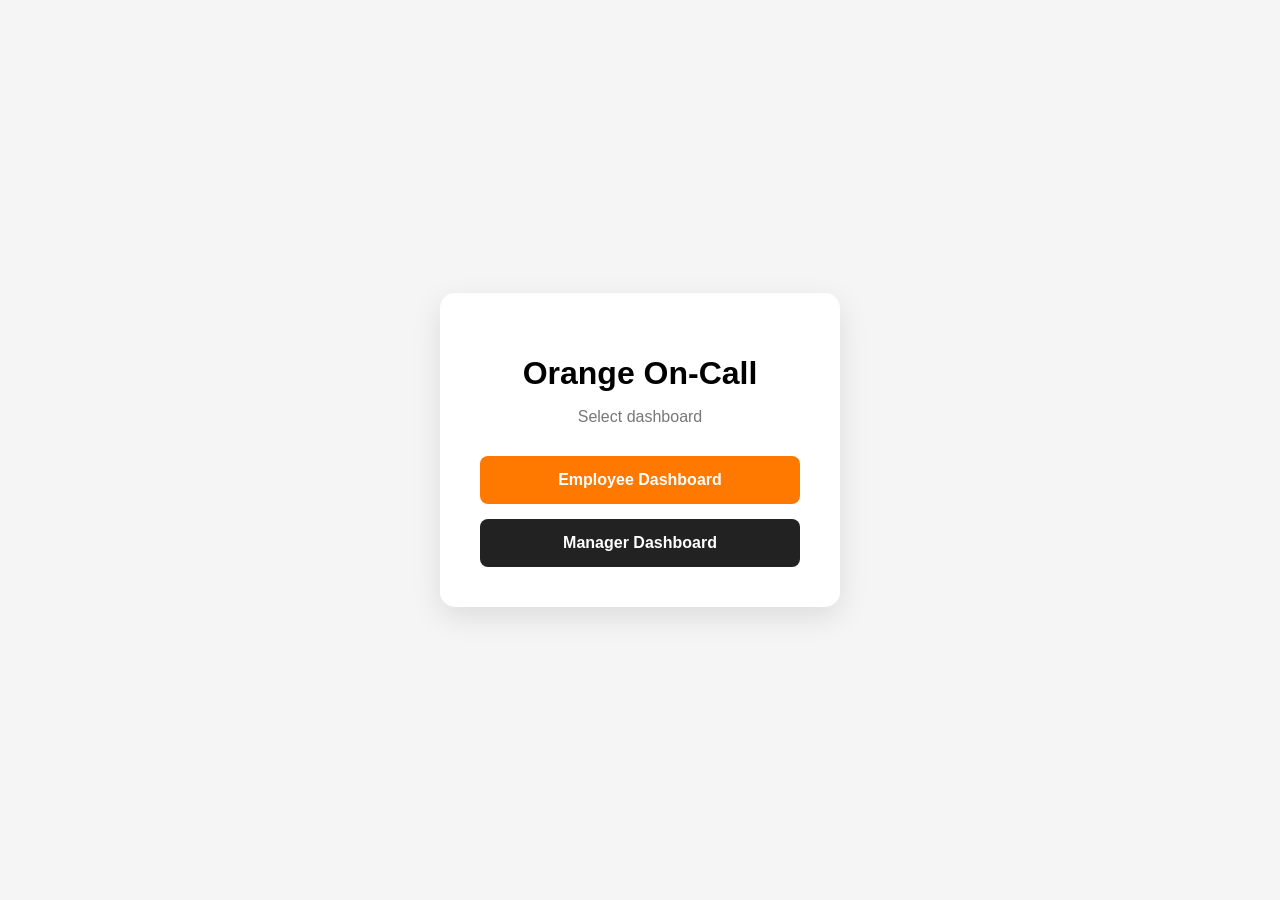
<file: wwwroot/index.html>
﻿<!DOCTYPE html>

<html lang="en">

<head>

    <meta charset="UTF-8">

    <meta name="viewport"
          content="width=device-width, initial-scale=1.0">

    <title>
        Orange On-Call
    </title>


    <style>

        * {
            box-sizing: border-box;
        }

        body {
            margin: 0;
            height: 100vh;
            display: flex;
            justify-content: center;
            align-items: center;
            background: #f5f5f5;
            font-family: Arial, sans-serif;
        }

        .login-box {
            width: 400px;
            background: white;
            padding: 40px;
            border-radius: 15px;
            box-shadow: 0 10px 30px rgba(0,0,0,.1);
            text-align: center;
        }

        h1 {
            margin-bottom: 10px;
        }

        p {
            color: #777;
            margin-bottom: 30px;
        }

        a {
            display: block;
            padding: 15px;
            margin-top: 15px;
            text-decoration: none;
            border-radius: 8px;
            font-weight: bold;
        }

        .employee {
            background: #ff7900;
            color: white;
        }

        .manager {
            background: #222;
            color: white;
        }
    </style>

</head>


<body>


    <div class="login-box">

        <h1>
            Orange On-Call
        </h1>

        <p>
            Select dashboard
        </p>


        <a class="employee"
           href="./employee/employee.html">

            Employee Dashboard

        </a>


        <a class="manager"
           href="./admin/admin.html">

            Manager Dashboard
            

        </a>


    </div>


</body>

</html>
</file>
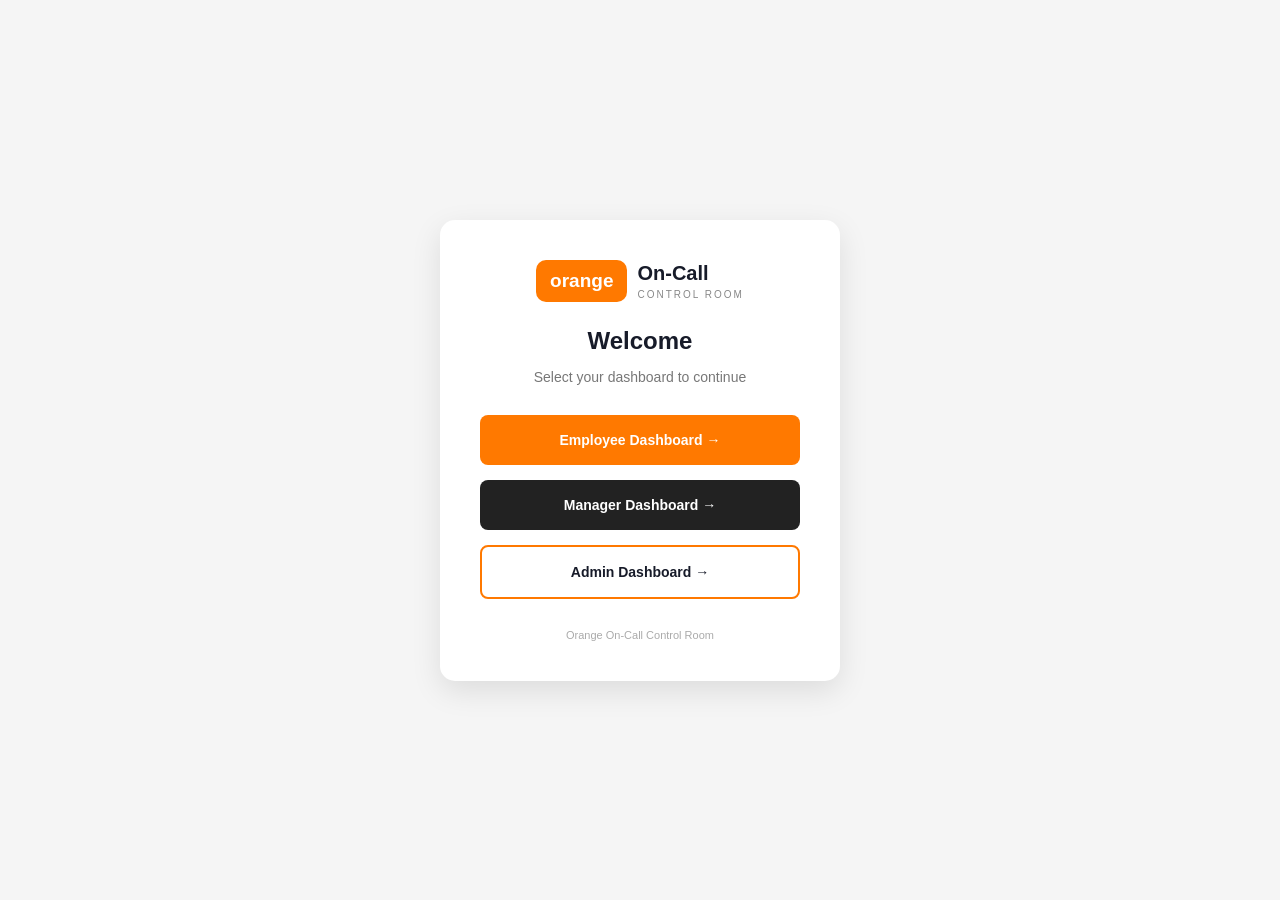
<file: oncalltool/wwwroot/index.html>
﻿
<!DOCTYPE html>
<html lang="en">

<head>

    <meta charset="UTF-8">

    <meta name="viewport"
          content="width=device-width, initial-scale=1.0">

    <title>Orange On-Call</title>

    <style>

        * {
            box-sizing: border-box;
        }

        body {
            margin: 0;
            min-height: 100vh;
            display: flex;
            justify-content: center;
            align-items: center;
            background: #f5f5f5;
            font-family: Arial, sans-serif;
            padding: 20px;
        }

        .login-box {
            width: 400px;
            max-width: 100%;
            background: white;
            padding: 40px;
            border-radius: 15px;
            box-shadow: 0 10px 30px rgba(0, 0, 0, 0.1);
            text-align: center;
        }

        /* BRAND */

        .brand {
            display: flex;
            align-items: center;
            justify-content: center;
            gap: 10px;
            margin-bottom: 25px;
        }

        .brand-logo {
            background: #ff7900;
            color: white;
            padding: 10px 14px;
            border-radius: 10px;
            font-size: 19px;
            font-weight: 800;
        }

        .brand-text {
            text-align: left;
        }

            .brand-text strong {
                display: block;
                color: #171b29;
                font-size: 20px;
            }

            .brand-text small {
                display: block;
                color: #888;
                font-size: 10px;
                margin-top: 4px;
                letter-spacing: 2px;
            }

        /* TITLE */

        h1 {
            margin: 0 0 10px;
            color: #171b29;
            font-size: 24px;
        }

        p {
            color: #777;
            margin-bottom: 30px;
            font-size: 14px;
        }

        /* DASHBOARD BUTTONS */

        .dashboard-btn {
            display: block;
            padding: 17px;
            margin-top: 15px;
            text-decoration: none;
            border-radius: 8px;
            font-size: 14px;
            font-weight: bold;
            transition: transform 0.2s, box-shadow 0.2s, background 0.2s;
        }

            .dashboard-btn:hover {
                transform: translateY(-2px);
                box-shadow: 0 5px 12px rgba(0, 0, 0, 0.12);
            }

        /* EMPLOYEE */

        .employee {
            background: #ff7900;
            color: white;
        }

            .employee:hover {
                background: #e66d00;
            }

        /* MANAGER */

        .manager {
            background: #222;
            color: white;
        }

            .manager:hover {
                background: #3a3a3a;
            }

        /* ADMIN */

        .admin {
            background: white;
            color: #171b29;
            border: 2px solid #ff7900;
        }

            .admin:hover {
                background: #fff5eb;
            }

        /* FOOTER */

        .footer {
            margin-top: 30px;
            color: #aaa;
            font-size: 11px;
        }

        @media (max-width: 480px) {

            .login-box {
                padding: 25px;
            }
        }
    </style>

</head>


<body>

    <div class="login-box">


        <!-- BRAND -->

        <div class="brand">

            <div class="brand-logo">
                orange
            </div>

            <div class="brand-text">

                <strong>
                    On-Call
                </strong>

                <small>
                    CONTROL ROOM
                </small>

            </div>

        </div>


        <!-- TITLE -->

        <h1>
            Welcome
        </h1>

        <p>
            Select your dashboard to continue
        </p>


        <!-- EMPLOYEE DASHBOARD -->

        <a class="dashboard-btn employee"
           href="/employee/employee.html">

            Employee Dashboard →

        </a>


        <!-- MANAGER DASHBOARD -->

        <a class="dashboard-btn manager"
           href="/manager/manager.html">

            Manager Dashboard →

        </a>


        <!-- ADMIN DASHBOARD -->

        <a class="dashboard-btn admin"
           href="/admin/admin.html">

            Admin Dashboard →

        </a>


        <!-- FOOTER -->

        <div class="footer">

            Orange On-Call Control Room

        </div>


    </div>

</body>

</html>
</file>
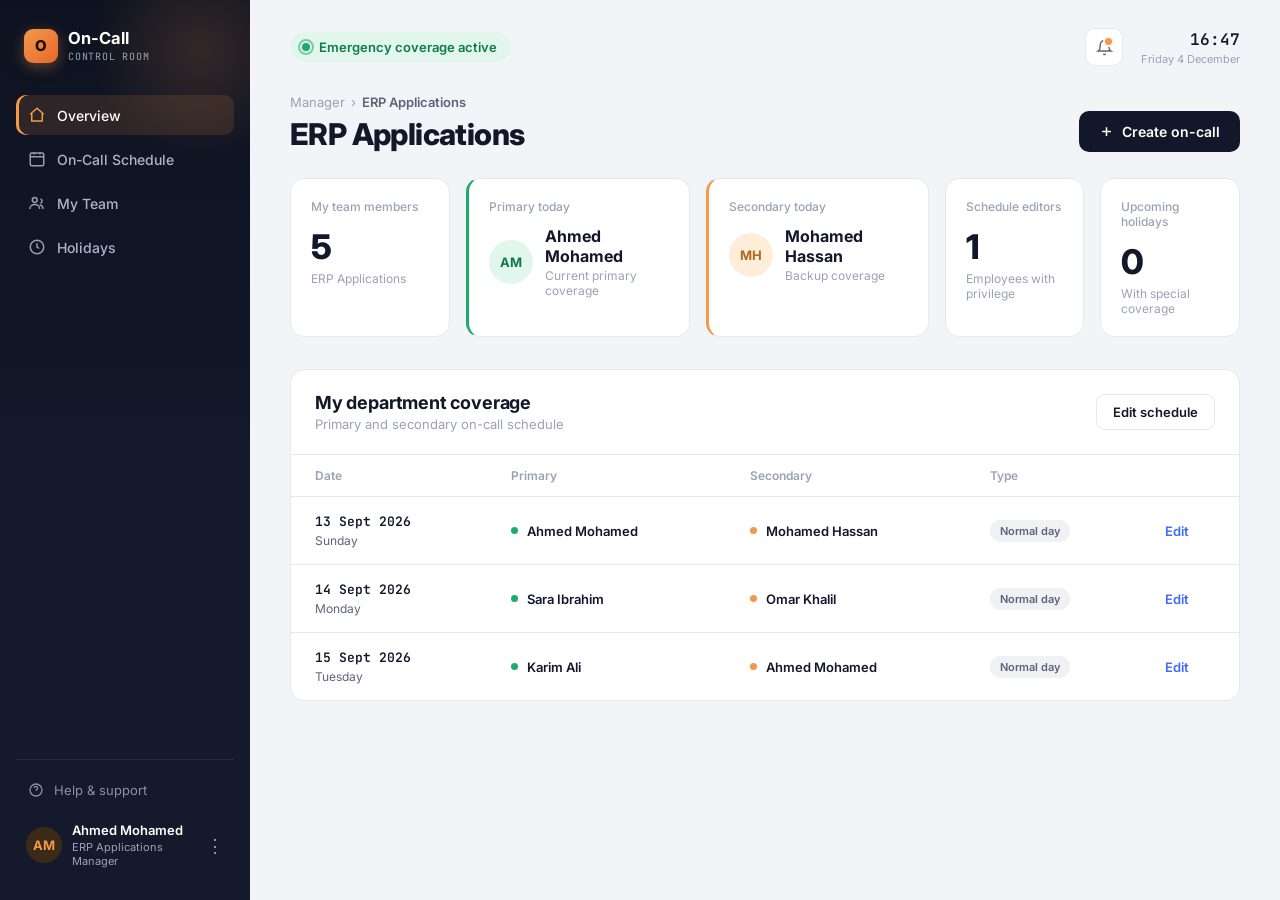
<file: wwwroot/admin/admin.html>
﻿<!DOCTYPE html>
<html lang="en">

<head>
    <meta charset="UTF-8">
    <meta name="viewport" content="width=device-width, initial-scale=1.0">

    <title>On-Call — ERP Applications</title>

    <link rel="preconnect" href="https://fonts.googleapis.com">

    <link href="https://fonts.googleapis.com/css2?family=Inter:wght@400;500;600;700;800&family=JetBrains+Mono:wght@400;500;600&display=swap"
          rel="stylesheet">

    <link rel="stylesheet" href="admin.css">
</head>


<body>

    <div class="app">

        <!-- =========================
             SIDEBAR
             ========================= -->

        <aside class="sidebar">

            <div class="brand">

                <div class="brand-mark">
                    O
                </div>

                <div>
                    <div class="brand-name">
                        On-Call
                    </div>

                    <div class="brand-sub">
                        CONTROL ROOM
                    </div>
                </div>

            </div>


            <nav>

                <button class="nav-item active"
                        data-section="overviewSection">

                    <svg viewBox="0 0 24 24"
                         fill="none"
                         stroke="currentColor"
                         stroke-width="2">

                        <path d="M3 11l9-8 9 8M5 10v10h14V10" />

                    </svg>

                    Overview

                </button>


                <button class="nav-item"
                        data-section="scheduleSection">

                    <svg viewBox="0 0 24 24"
                         fill="none"
                         stroke="currentColor"
                         stroke-width="2">

                        <rect x="3"
                              y="4"
                              width="18"
                              height="17"
                              rx="2" />

                        <path d="M3 9h18M8 3v3M16 3v3" />

                    </svg>

                    On-Call Schedule

                </button>


                <button class="nav-item"
                        data-section="teamSection">

                    <svg viewBox="0 0 24 24"
                         fill="none"
                         stroke="currentColor"
                         stroke-width="2">

                        <circle cx="9"
                                cy="8"
                                r="3.2" />

                        <path d="M2.5 20c0-3.6 2.9-6 6.5-6s6.5 2.4 6.5 6" />

                        <path d="M16.5 6.5a3 3 0 010 5.8M20 20c0-2.8-1.9-4.9-4.5-5.6" />

                    </svg>

                    My Team

                </button>


                <button class="nav-item"
                        data-section="holidaySection">

                    <svg viewBox="0 0 24 24"
                         fill="none"
                         stroke="currentColor"
                         stroke-width="2">

                        <circle cx="12"
                                cy="12"
                                r="9" />

                        <path d="M12 7v5l3 2" />

                    </svg>

                    Holidays

                </button>

            </nav>


            <div class="sidebar-footer">

                <div class="help-link">

                    <svg width="16"
                         height="16"
                         viewBox="0 0 24 24"
                         fill="none"
                         stroke="currentColor"
                         stroke-width="2">

                        <circle cx="12"
                                cy="12"
                                r="9" />

                        <path d="M9.5 9a2.5 2.5 0 015 .3c0 1.7-2.5 1.9-2.5 3.7M12 17h.01" />

                    </svg>

                    Help & support

                </div>


                <div class="user-card">

                    <div class="avatar avatar-amber">
                        AM
                    </div>

                    <div>

                        <div class="user-name">
                            Ahmed Mohamed
                        </div>

                        <div class="user-role">
                            ERP Applications Manager
                        </div>

                    </div>

                    <div class="user-dots">
                        ⋮
                    </div>

                </div>

            </div>

        </aside>



        <!-- =========================
             MAIN
             ========================= -->

        <main>


            <!-- TOP BAR -->

            <div class="topbar">

                <div class="status-pill">

                    <span class="pulse-dot"></span>

                    Emergency coverage active

                </div>


                <div class="topbar-right">

                    <button class="bell"
                            aria-label="Notifications">

                        <svg width="17"
                             height="17"
                             viewBox="0 0 24 24"
                             fill="none"
                             stroke="currentColor"
                             stroke-width="2">

                            <path d="M18 8a6 6 0 10-12 0c0 7-3 9-3 9h18s-3-2-3-9" />

                            <path d="M13.7 21a2 2 0 01-3.4 0" />

                        </svg>

                    </button>


                    <div class="clock">

                        <div class="clock-time"
                             id="clockTime">
                        </div>

                        <div class="clock-date"
                             id="clockDate">
                        </div>

                    </div>

                </div>

            </div>



            <!-- =========================
                 OVERVIEW
                 ========================= -->

            <section id="overviewSection"
                     class="manager-section">


                <div class="page-head">

                    <div>

                        <div class="breadcrumb">

                            Manager

                            <span>›</span>

                            <b>
                                ERP Applications
                            </b>

                        </div>

                        <h1>
                            ERP Applications
                        </h1>

                    </div>


                    <button class="btn-primary"
                            id="createScheduleBtn">

                        <svg viewBox="0 0 24 24"
                             fill="none"
                             stroke="currentColor"
                             stroke-width="2.4">

                            <path d="M12 5v14M5 12h14" />

                        </svg>

                        Create on-call

                    </button>

                </div>



                <!-- STAT CARDS -->

                <div class="stat-row">


                    <div class="card">

                        <div class="stat-label">
                            My team members
                        </div>

                        <div class="stat-number"
                             id="teamMemberCount">
                            0
                        </div>

                        <div class="stat-context">
                            ERP Applications
                        </div>

                    </div>



                    <div class="card coverage-card">

                        <div class="stat-label">
                            Primary today
                        </div>

                        <div class="coverage-person">

                            <div class="coverage-avatar p"
                                 id="primaryInitials">
                                —
                            </div>

                            <div>

                                <div class="coverage-name"
                                     id="primaryToday">
                                    —
                                </div>

                                <div class="coverage-context">
                                    Current primary coverage
                                </div>

                            </div>

                        </div>

                    </div>



                    <div class="card coverage-card secondary">

                        <div class="stat-label">
                            Secondary today
                        </div>

                        <div class="coverage-person">

                            <div class="coverage-avatar s"
                                 id="secondaryInitials">
                                —
                            </div>

                            <div>

                                <div class="coverage-name"
                                     id="secondaryToday">
                                    —
                                </div>

                                <div class="coverage-context">
                                    Backup coverage
                                </div>

                            </div>

                        </div>

                    </div>



                    <div class="card">

                        <div class="stat-label">
                            Schedule editors
                        </div>

                        <div class="stat-number"
                             id="editorCount">
                            0
                        </div>

                        <div class="stat-context">
                            Employees with privilege
                        </div>

                    </div>



                    <div class="card">

                        <div class="stat-label">
                            Upcoming holidays
                        </div>

                        <div class="stat-number"
                             id="holidayCount">
                            0
                        </div>

                        <div class="stat-context">
                            With special coverage
                        </div>

                    </div>

                </div>



                <!-- COVERAGE -->

                <div class="section-card">

                    <div class="section-head">

                        <div>

                            <h2>
                                My department coverage
                            </h2>

                            <p>
                                Primary and secondary on-call schedule
                            </p>

                        </div>


                        <button class="btn-ghost"
                                id="editSchedulePageBtn">

                            Edit schedule

                        </button>

                    </div>


                    <div class="table-scroll">

                        <table>

                            <thead>

                                <tr>

                                    <th>
                                        Date
                                    </th>

                                    <th>
                                        Primary
                                    </th>

                                    <th>
                                        Secondary
                                    </th>

                                    <th>
                                        Type
                                    </th>

                                    <th></th>

                                </tr>

                            </thead>


                            <tbody id="myDepartmentBody">
                            </tbody>

                        </table>

                    </div>

                </div>

            </section>



            <!-- =========================
                 ON-CALL SCHEDULE
                 ========================= -->

            <section id="scheduleSection"
                     class="manager-section hidden">


                <div class="page-head">

                    <div>

                        <div class="breadcrumb">

                            Manager

                            <span>›</span>

                            <b>
                                On-Call Schedule
                            </b>

                        </div>

                        <h1>
                            Department schedules
                        </h1>

                        <p class="page-description">
                            View all departments. You can edit ERP Applications only.
                        </p>

                    </div>


                    <button class="btn-primary"
                            id="createScheduleBtn2">

                        <svg viewBox="0 0 24 24"
                             fill="none"
                             stroke="currentColor"
                             stroke-width="2.4">

                            <path d="M12 5v14M5 12h14" />

                        </svg>

                        Create on-call

                    </button>

                </div>



                <div class="section-card">


                    <div class="section-head">

                        <div>

                            <h2>
                                Company on-call coverage
                            </h2>

                            <p>
                                Primary and secondary assignments
                            </p>

                        </div>


                        <div class="search-box">

                            <svg viewBox="0 0 24 24"
                                 fill="none"
                                 stroke="currentColor"
                                 stroke-width="2">

                                <circle cx="11"
                                        cy="11"
                                        r="7" />

                                <path d="M20 20l-4-4" />

                            </svg>

                            <input id="scheduleSearch"
                                   placeholder="Search department">

                        </div>

                    </div>



                    <div class="table-scroll">

                        <table>

                            <thead>

                                <tr>

                                    <th>Department</th>

                                    <th>Date</th>

                                    <th>Primary</th>

                                    <th>Secondary</th>

                                    <th>Type</th>

                                    <th>Access</th>

                                    <th></th>

                                </tr>

                            </thead>


                            <tbody id="allScheduleBody">
                            </tbody>

                        </table>

                    </div>

                </div>

            </section>



            <!-- =========================
                 MY TEAM
                 ========================= -->

            <section id="teamSection"
                     class="manager-section hidden">


                <div class="page-head">

                    <div>

                        <div class="breadcrumb">

                            Manager

                            <span>›</span>

                            <b>
                                My Team
                            </b>

                        </div>

                        <h1>
                            ERP Applications Team
                        </h1>

                        <p class="page-description">
                            Manage scheduling privileges for your team members.
                        </p>

                    </div>

                </div>



                <div class="section-card">


                    <div class="section-head">

                        <div>

                            <h2>
                                Team members
                            </h2>

                            <p>
                                Give selected employees permission to manage team on-call schedules.
                            </p>

                        </div>

                    </div>



                    <div class="table-scroll">

                        <table>

                            <thead>

                                <tr>

                                    <th>Employee</th>

                                    <th>Employee ID</th>

                                    <th>Phone</th>

                                    <th>Role</th>

                                    <th>Schedule privilege</th>

                                    <th></th>

                                </tr>

                            </thead>


                            <tbody id="teamMembersBody">
                            </tbody>

                        </table>

                    </div>

                </div>

            </section>



            <!-- =========================
                 HOLIDAYS
                 ========================= -->

            <section id="holidaySection"
                     class="manager-section hidden">


                <div class="page-head">

                    <div>

                        <div class="breadcrumb">

                            Manager

                            <span>›</span>

                            <b>
                                Holidays
                            </b>

                        </div>

                        <h1>
                            Holiday coverage
                        </h1>

                        <p class="page-description">
                            Create special Primary and Secondary coverage for holidays.
                        </p>

                    </div>


                    <button class="btn-primary"
                            id="addHolidayBtn">

                        <svg viewBox="0 0 24 24"
                             fill="none"
                             stroke="currentColor"
                             stroke-width="2.4">

                            <path d="M12 5v14M5 12h14" />

                        </svg>

                        Add holiday

                    </button>

                </div>



                <div class="section-card">

                    <div class="section-head">

                        <div>

                            <h2>
                                Holiday schedule
                            </h2>

                            <p>
                                ERP Applications special coverage dates
                            </p>

                        </div>

                    </div>


                    <div class="table-scroll">

                        <table>

                            <thead>

                                <tr>

                                    <th>Holiday</th>

                                    <th>Date</th>

                                    <th>Primary</th>

                                    <th>Secondary</th>

                                    <th></th>

                                </tr>

                            </thead>


                            <tbody id="holidayBody">
                            </tbody>

                        </table>

                    </div>

                </div>

            </section>


        </main>

    </div>



    <!-- =========================
         CREATE / EDIT MODAL
         ========================= -->

    <div class="modal-backdrop hidden"
         id="scheduleModal">


        <div class="modal">


            <button type="button"
                    class="modal-close"
                    id="closeScheduleModal"
                    aria-label="Close">
                ×
            </button>


            <div class="modal-badge">
                ERP APPLICATIONS
            </div>


            <h2 id="scheduleModalTitle">
                Create on-call
            </h2>


            <p class="modal-description">
                Assign the Primary and Secondary on-call employees.
            </p>



            <label class="field-label"
                   for="scheduleDate">

                Date

            </label>


            <input type="date"
                   id="scheduleDate"
                   class="form-control">



            <label class="field-label"
                   for="primarySelect">

                Primary on-call

            </label>


            <select id="primarySelect"
                    class="form-control">
            </select>



            <label class="field-label"
                   for="secondarySelect">

                Secondary on-call

            </label>


            <select id="secondarySelect"
                    class="form-control">
            </select>



            <label class="check-row">

                <input type="checkbox"
                       id="holidayCheck">

                <span>
                    This date is a holiday
                </span>

            </label>



            <div id="holidayNameContainer"
                 class="hidden">

                <label class="field-label"
                       for="holidayName">

                    Holiday name

                </label>

                <input type="text"
                       id="holidayName"
                       class="form-control"
                       placeholder="Example: Eid Holiday">

            </div>



            <div class="modal-warning">

                Primary and Secondary employees must be different.

            </div>



            <button class="btn-primary modal-save"
                    id="saveScheduleBtn">

                Save on-call

            </button>

        </div>

    </div>



    <div class="toast hidden"
         id="toast">
    </div>


    <script src="admin.js?v=20260913-2"></script>
</body>
</html>
</file>
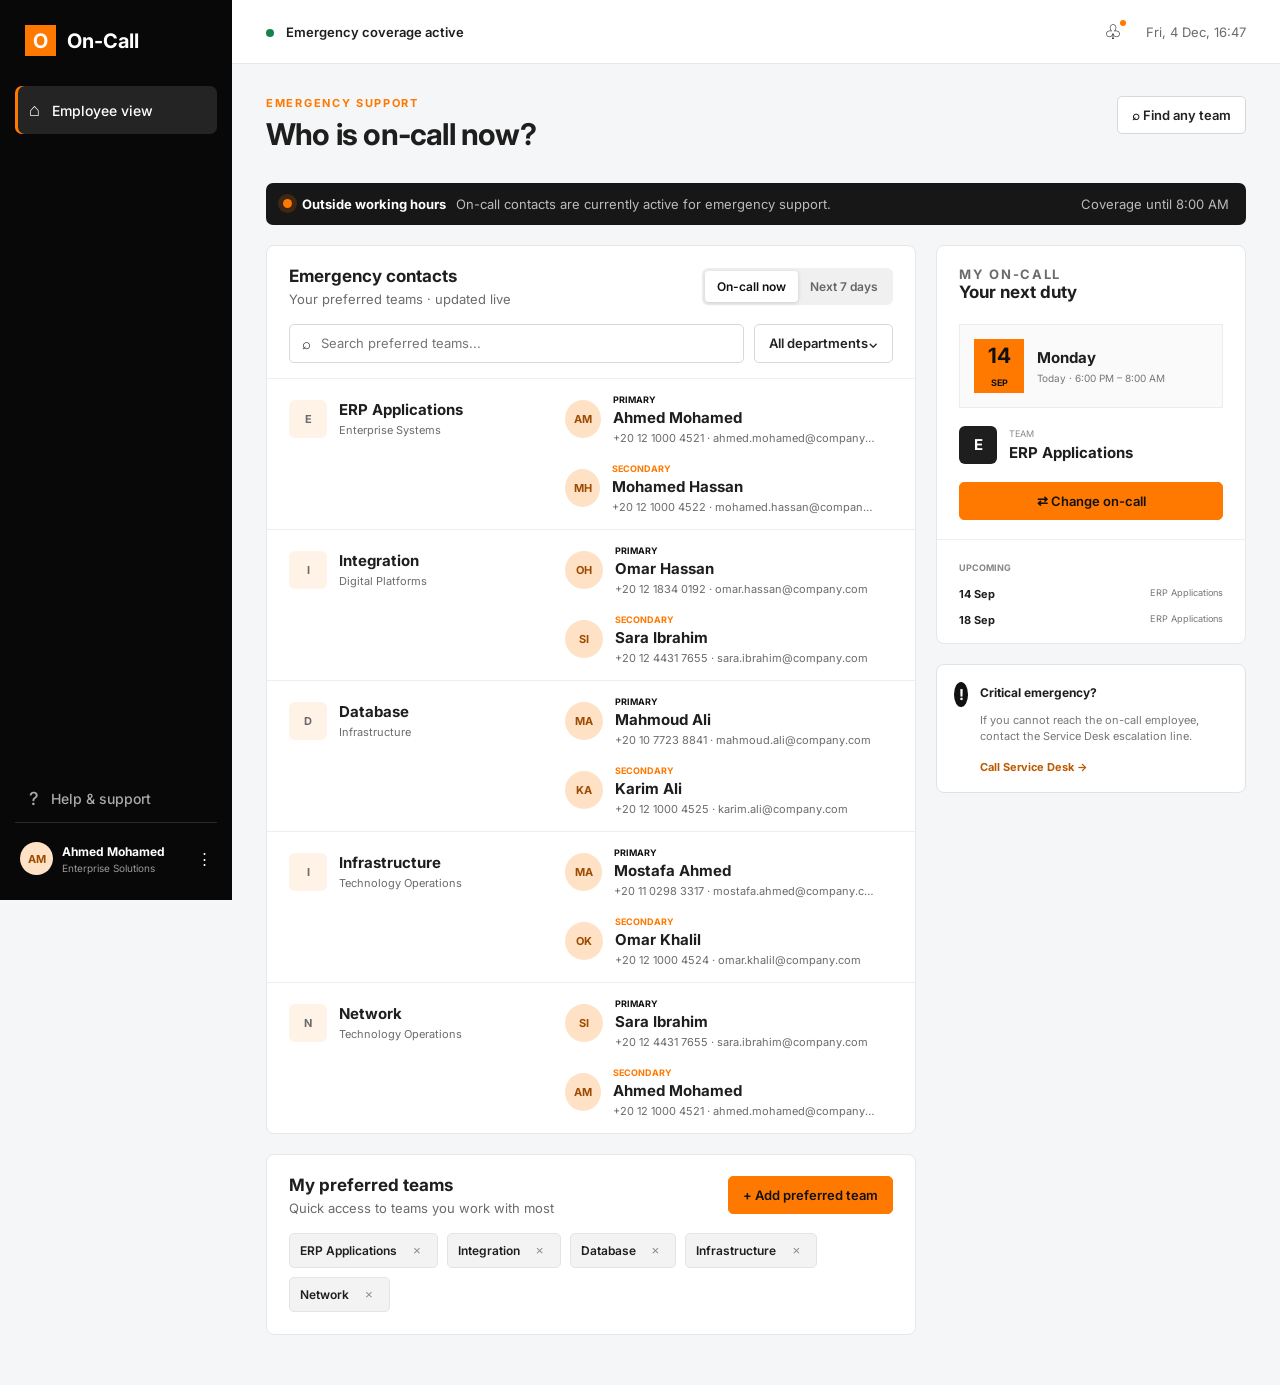
<file: wwwroot/employee/employee.html>
<!doctype html>
<html lang="en">
<head>
  <meta charset="UTF-8" />
  <meta name="viewport" content="width=device-width,initial-scale=1" />
  <meta name="theme-color" content="#ff7900" />
  <title>On-Call | Employee</title>
  <meta name="description" content="Employee on-call emergency support dashboard." />

  <link rel="preconnect" href="https://fonts.googleapis.com">
  <link rel="preconnect" href="https://fonts.gstatic.com" crossorigin>
  <link href="https://fonts.googleapis.com/css2?family=Inter:wght@400;500;600;700&display=swap" rel="stylesheet">

  <link rel="stylesheet" href="../shared/styles.css" />
</head>

<body>
  <aside class="sidebar">
    <div class="brand">
      <span class="brand-mark">O</span>
      <span>On-Call</span>
    </div>

    <nav aria-label="Main navigation">
      <button class="nav-item active"><span>⌂</span> Employee view</button>
    </nav>

    <div class="sidebar-bottom">
      <button class="nav-item"><span>?</span> Help & support</button>

      <div class="signed-in">
        <span class="avatar small">AM</span>
        <div>
          <strong>Ahmed Mohamed</strong>
          <small>Enterprise Solutions</small>
        </div>
        <span>⋮</span>
      </div>
    </div>
  </aside>

  <main>
    <header class="topbar">
      <button class="mobile-menu" aria-label="Open navigation">☰</button>

      <div>
        <span class="live-dot"></span>
        <span class="coverage-label">Emergency coverage active</span>
      </div>

      <div class="top-actions">
        <button class="icon-btn" aria-label="Notifications">
          ♧
          <span class="notification-dot"></span>
        </button>
        <span class="time" id="currentTime"></span>
      </div>
    </header>

    <section id="employeePage" class="page active">
      <div class="page-heading">
        <div>
          <p class="eyebrow">EMERGENCY SUPPORT</p>
          <h1>Who is on-call now?</h1>
        </div>

        <button class="secondary-btn" id="findTeamBtn">⌕ Find any team</button>
      </div>

      <div class="alert-strip">
        <span class="pulse"></span>
        <strong>Outside working hours</strong>
        <span>On-call contacts are currently active for emergency support.</span>
        <span class="strip-time">Coverage until 8:00 AM</span>
      </div>

      <div class="content-grid">
        <div class="primary-column">
          <section class="panel">
            <div class="panel-head split">
              <div>
                <h2>Emergency contacts</h2>
                <p>Your preferred teams · updated live</p>
              </div>

              <div class="segmented">
                <button class="active" data-view="now">On-call now</button>
                <button data-view="week">Next 7 days</button>
              </div>
            </div>

            <div class="search-row">
              <label class="search">
                <span>⌕</span>
                <input id="contactSearch" placeholder="Search preferred teams..." />
              </label>
              <button class="filter-btn">All departments⌄</button>
            </div>

            <div id="nowView" class="contacts-list"></div>
            <div id="weekView" class="schedule-wrap hidden"></div>
          </section>

          <section class="panel preferred-panel">
            <div class="panel-head split">
              <div>
                <h2>My preferred teams</h2>
                <p>Quick access to teams you work with most</p>
              </div>

              <button class="primary-btn" id="addTeamBtn">+ Add preferred team</button>
            </div>

            <div class="chips" id="preferredChips"></div>
          </section>
        </div>

        <aside class="right-column">
          <section class="panel my-oncall">
            <div class="panel-head">
              <p class="eyebrow">MY ON-CALL</p>
              <h2>Your next duty</h2>
            </div>

            <div class="date-block">
              <div class="date-card">
                <strong>14</strong>
                <span>SEP</span>
              </div>

              <div>
                <strong>Monday</strong>
                <span>Today · 6:00 PM – 8:00 AM</span>
              </div>
            </div>

            <div class="duty-team">
              <span class="team-icon dark">E</span>
              <div>
                <small>TEAM</small>
                <strong>ERP Applications</strong>
              </div>
            </div>

            <button class="primary-btn full" id="swapBtn">⇄ Change on-call</button>

            <div class="upcoming">
              <span>UPCOMING</span>
              <div>
                <strong>14 Sep</strong>
                <small>ERP Applications</small>
              </div>
              <div>
                <strong>18 Sep</strong>
                <small>ERP Applications</small>
              </div>
            </div>
          </section>

          <section class="support-note">
            <span>!</span>
            <div>
              <strong>Critical emergency?</strong>
              <p>If you cannot reach the on-call employee, contact the Service Desk escalation line.</p>
              <a href="tel:16000">Call Service Desk →</a>
            </div>
          </section>
        </aside>
      </div>
    </section>
  </main>

  <div class="modal-backdrop hidden" id="teamModal">
    <div class="modal">
      <button class="close-modal" aria-label="Close">×</button>
      <p class="eyebrow">TEAM DIRECTORY</p>
      <h2>Add preferred team</h2>
      <p>Search by team name, department, or business area.</p>

      <label class="search modal-search">
        <span>⌕</span>
        <input id="teamSearch" autofocus placeholder="Search team..." />
      </label>

      <div class="modal-filters">
        <button class="filter-btn">All departments⌄</button>
        <button class="filter-btn">All business areas⌄</button>
      </div>

      <div id="teamResults" class="team-results"></div>
    </div>
  </div>

  <div class="modal-backdrop hidden" id="swapModal">
    <div class="modal swap-modal">
      <button class="close-modal" aria-label="Close">×</button>
      <p class="eyebrow">ERP APPLICATIONS</p>
      <h2>Change your on-call coverage</h2>

      <label class="field-label" for="dutySelect">Select one duty to change from the next 30 days</label>

      <select id="dutySelect"></select>

      <div class="current-duty" id="selectedDuty"></div>

      <label class="field-label" for="swapSelect">Select your replacement</label>

      <select id="swapSelect">
        <option value="Mohamed Hassan">Mohamed Hassan</option>
        <option value="Sara Ibrahim">Sara Ibrahim</option>
        <option value="Omar Khalil">Omar Khalil</option>
      </select>

      <div class="current-duty" id="swapPreview"></div>

      <div class="warning">
        ! Please confirm that you have already arranged this change with the selected employee.
      </div>

      <button class="primary-btn full" id="confirmSwap">Confirm replacement</button>
    </div>
  </div>

  <div class="modal-backdrop hidden" id="coverageModal">
    <div class="modal">
      <button class="close-modal" aria-label="Close">×</button>
      <p class="eyebrow" id="coverageTeam"></p>
      <h2 id="coverageDate"></h2>
      <div id="coverageDetails"></div>
    </div>
  </div>

  <div class="toast hidden" id="toast">✓ On-call replacement saved successfully</div>

  <script src="js/employee.js"></script>
</body>
</html>
</file>
<file: wwwroot/admin/admin.css>
﻿:root {
    --navy-950: #0e1220;
    --navy-900: #141a2c;
    --navy-800: #1c2438;
    --ink: #12172a;
    --ink-soft: #5b6478;
    --ink-faint: #9aa2b4;
    --bg: #f3f4f8;
    --card: #ffffff;
    --line: #e6e8f0;
    --amber: #f2994a;
    --amber-soft: #fdedd9;
    --green: #1faa6d;
    --green-soft: #e1f6ec;
    --blue: #3d6bff;
    --red: #d94a4a;
    --red-soft: #fdeaea;
    --radius: 14px;
}


* {
    box-sizing: border-box;
    margin: 0;
    padding: 0;
}


body {
    font-family: "Inter", sans-serif;
    background: var(--bg);
    color: var(--ink);
    -webkit-font-smoothing: antialiased;
}


button,
input,
select {
    font-family: inherit;
}


button {
    cursor: pointer;
}


.hidden {
    display: none !important;
}


.app {
    display: flex;
    min-height: 100vh;
}



/* ==============================
   SIDEBAR
   ============================== */

.sidebar {
    width: 250px;
    flex-shrink: 0;
    background: linear-gradient( 180deg, var(--navy-950), var(--navy-900) 60% );
    color: white;
    display: flex;
    flex-direction: column;
    padding: 22px 16px;
    position: fixed;
    left: 0;
    top: 0;
    bottom: 0;
    overflow: hidden;
}


    .sidebar::before {
        content: "";
        position: absolute;
        top: -60px;
        right: -60px;
        width: 220px;
        height: 220px;
        background: radial-gradient( circle, rgba(242, 153, 74, 0.16), transparent 70% );
        pointer-events: none;
    }


.brand {
    display: flex;
    align-items: center;
    gap: 10px;
    padding: 6px 8px 26px;
}


.brand-mark {
    width: 34px;
    height: 34px;
    border-radius: 9px;
    background: linear-gradient( 135deg, var(--amber), #e8672a );
    display: flex;
    align-items: center;
    justify-content: center;
    font-weight: 800;
    font-size: 15px;
    color: #1a1206;
    box-shadow: 0 4px 14px rgba(242, 153, 74, 0.35);
}


.brand-name {
    font-weight: 700;
    font-size: 16.5px;
}


.brand-sub {
    margin-top: 2px;
    font-family: "JetBrains Mono", monospace;
    font-size: 10px;
    letter-spacing: 0.08em;
    color: var(--ink-faint);
}


.sidebar nav {
    display: flex;
    flex-direction: column;
    gap: 4px;
    margin-top: 6px;
    flex: 1;
}


.nav-item {
    width: 100%;
    display: flex;
    align-items: center;
    gap: 11px;
    padding: 11px 12px;
    border: none;
    border-radius: 10px;
    background: transparent;
    color: #aeb5c9;
    font-size: 14px;
    font-weight: 500;
    text-align: left;
    transition: background 0.15s, color 0.15s;
}


    .nav-item svg {
        width: 18px;
        height: 18px;
        opacity: 0.85;
        flex-shrink: 0;
    }


    .nav-item:hover {
        background: rgba(255, 255, 255, 0.05);
        color: white;
    }


    .nav-item.active {
        background: rgba(242, 153, 74, 0.13);
        color: white;
        box-shadow: inset 3px 0 0 var(--amber);
    }


        .nav-item.active svg {
            color: var(--amber);
            opacity: 1;
        }


.sidebar-footer {
    border-top: 1px solid rgba(255, 255, 255, 0.08);
    padding-top: 14px;
    margin-top: 10px;
}


.help-link {
    display: flex;
    align-items: center;
    gap: 10px;
    color: #8891a6;
    font-size: 13px;
    padding: 8px 12px;
}


.user-card {
    display: flex;
    align-items: center;
    gap: 10px;
    padding: 10px;
    border-radius: 12px;
    margin-top: 6px;
}


    .user-card:hover {
        background: rgba(255, 255, 255, 0.05);
    }


.avatar {
    width: 36px;
    height: 36px;
    border-radius: 50%;
    display: flex;
    align-items: center;
    justify-content: center;
    font-weight: 700;
    font-size: 13px;
    flex-shrink: 0;
}


.avatar-amber {
    background: #3a2a18;
    color: var(--amber);
}


.user-name {
    font-size: 13px;
    font-weight: 600;
    color: white;
}


.user-role {
    margin-top: 2px;
    font-size: 11px;
    color: var(--ink-faint);
}


.user-dots {
    margin-left: auto;
    color: var(--ink-faint);
    font-size: 18px;
}



/* ==============================
   MAIN
   ============================== */

main {
    width: calc(100% - 250px);
    min-height: 100vh;
    margin-left: 250px;
    padding: 28px 40px 60px;
}


.topbar {
    display: flex;
    align-items: center;
    justify-content: space-between;
    margin-bottom: 28px;
}


.status-pill {
    display: inline-flex;
    align-items: center;
    gap: 9px;
    background: var(--green-soft);
    color: #0f7a4b;
    padding: 7px 14px 7px 12px;
    border-radius: 100px;
    font-size: 13px;
    font-weight: 600;
}


.pulse-dot {
    width: 8px;
    height: 8px;
    border-radius: 50%;
    background: var(--green);
    position: relative;
}


    .pulse-dot::after {
        content: "";
        position: absolute;
        inset: -4px;
        border-radius: 50%;
        border: 2px solid var(--green);
        opacity: 0.55;
        animation: pulse 2s ease-out infinite;
    }


@keyframes pulse {

    0% {
        transform: scale(0.6);
        opacity: 0.6;
    }

    100% {
        transform: scale(1.9);
        opacity: 0;
    }
}


.topbar-right {
    display: flex;
    align-items: center;
    gap: 18px;
}


.bell {
    width: 38px;
    height: 38px;
    border-radius: 10px;
    background: white;
    border: 1px solid var(--line);
    display: flex;
    align-items: center;
    justify-content: center;
    color: var(--ink-soft);
    position: relative;
}


    .bell::after {
        content: "";
        position: absolute;
        top: 7px;
        right: 8px;
        width: 7px;
        height: 7px;
        border-radius: 50%;
        background: var(--amber);
        border: 2px solid var(--bg);
    }


.clock {
    text-align: right;
}


.clock-time {
    font-family: "JetBrains Mono", monospace;
    font-weight: 600;
    font-size: 16px;
}


.clock-date {
    margin-top: 2px;
    font-size: 11px;
    color: var(--ink-faint);
}



/* ==============================
   PAGE HEADER
   ============================== */

.page-head {
    display: flex;
    align-items: flex-end;
    justify-content: space-between;
    gap: 20px;
    flex-wrap: wrap;
    margin-bottom: 26px;
}


    .page-head h1 {
        font-size: 30px;
        font-weight: 800;
        letter-spacing: -0.02em;
        color: var(--ink);
    }


.page-description {
    margin-top: 7px;
    color: var(--ink-soft);
    font-size: 13px;
}


.breadcrumb {
    display: flex;
    align-items: center;
    gap: 6px;
    margin-bottom: 6px;
    color: var(--ink-faint);
    font-size: 13px;
}


    .breadcrumb b {
        color: var(--ink-soft);
        font-weight: 600;
    }



/* ==============================
   BUTTONS
   ============================== */

.btn-primary {
    display: inline-flex;
    align-items: center;
    justify-content: center;
    gap: 8px;
    border: none;
    border-radius: 10px;
    padding: 12px 20px;
    background: var(--ink);
    color: white;
    font-size: 14px;
    font-weight: 600;
    transition: transform 0.12s, background 0.15s;
}


    .btn-primary:hover {
        background: #232b45;
        transform: translateY(-1px);
    }


    .btn-primary svg {
        width: 15px;
        height: 15px;
    }


.btn-ghost {
    padding: 9px 16px;
    background: white;
    border: 1px solid var(--line);
    border-radius: 9px;
    color: var(--ink);
    font-size: 13px;
    font-weight: 600;
}


    .btn-ghost:hover {
        background: #fafafc;
        border-color: #c7cbda;
    }


.action-btn {
    border: 1px solid var(--line);
    background: white;
    border-radius: 8px;
    padding: 7px 11px;
    color: var(--ink-soft);
    font-size: 12px;
    font-weight: 600;
}


    .action-btn:hover {
        color: var(--blue);
        border-color: #becbff;
    }



/* ==============================
   STAT CARDS
   ============================== */

.stat-row {
    display: grid;
    grid-template-columns: 1.15fr 1.6fr 1.6fr 1fr 1fr;
    gap: 16px;
    margin-bottom: 32px;
}


.card {
    padding: 20px;
    background: white;
    border: 1px solid var(--line);
    border-radius: var(--radius);
}


.stat-label {
    margin-bottom: 12px;
    color: var(--ink-faint);
    font-size: 12px;
    font-weight: 500;
}


.stat-number {
    font-size: 34px;
    font-weight: 800;
    letter-spacing: -0.02em;
}


.stat-context {
    margin-top: 4px;
    font-size: 12px;
    color: var(--ink-faint);
}


.coverage-card {
    border-left: 3px solid var(--green);
}


    .coverage-card.secondary {
        border-left-color: var(--amber);
    }


.coverage-person {
    display: flex;
    align-items: center;
    gap: 12px;
    margin-top: 2px;
}


.coverage-avatar {
    width: 44px;
    height: 44px;
    border-radius: 50%;
    display: flex;
    align-items: center;
    justify-content: center;
    font-size: 13px;
    font-weight: 700;
    flex-shrink: 0;
}


    .coverage-avatar.p {
        background: var(--green-soft);
        color: #0f7a4b;
    }


    .coverage-avatar.s {
        background: var(--amber-soft);
        color: #b5651d;
    }


.coverage-name {
    font-size: 16px;
    font-weight: 700;
    line-height: 1.25;
}


.coverage-context {
    margin-top: 2px;
    color: var(--ink-faint);
    font-size: 12px;
}



/* ==============================
   TABLE / SECTION
   ============================== */

.section-card {
    overflow: hidden;
    background: white;
    border: 1px solid var(--line);
    border-radius: var(--radius);
}


.section-head {
    display: flex;
    align-items: center;
    justify-content: space-between;
    gap: 16px;
    padding: 22px 24px;
    border-bottom: 1px solid var(--line);
}


    .section-head h2 {
        font-size: 18px;
        font-weight: 700;
        letter-spacing: -0.01em;
    }


    .section-head p {
        margin-top: 3px;
        font-size: 13px;
        color: var(--ink-faint);
    }


.table-scroll {
    width: 100%;
    overflow-x: auto;
}


table {
    width: 100%;
    border-collapse: collapse;
}


thead th {
    padding: 13px 24px;
    text-align: left;
    border-bottom: 1px solid var(--line);
    color: var(--ink-faint);
    font-size: 12px;
    font-weight: 600;
}


tbody td {
    padding: 16px 24px;
    border-bottom: 1px solid var(--line);
    font-size: 13px;
    vertical-align: middle;
}


tbody tr:last-child td {
    border-bottom: none;
}


tbody tr:hover {
    background: #fafbfd;
}


.cell-date {
    font-family: "JetBrains Mono", monospace;
    font-size: 13px;
    font-weight: 600;
}


.cell-day {
    margin-top: 3px;
    color: var(--ink-soft);
    font-size: 12px;
}


.who {
    display: flex;
    align-items: center;
    gap: 9px;
}


.dot {
    width: 7px;
    height: 7px;
    border-radius: 50%;
    flex-shrink: 0;
}


    .dot.p {
        background: var(--green);
    }


    .dot.s {
        background: var(--amber);
    }


.who-name {
    font-weight: 600;
}


.badge {
    display: inline-block;
    padding: 4px 10px;
    border-radius: 100px;
    background: #f0f1f5;
    color: var(--ink-soft);
    font-size: 11px;
    font-weight: 600;
}


.badge-green {
    background: var(--green-soft);
    color: #0f7a4b;
}


.badge-orange {
    background: var(--amber-soft);
    color: #aa5d17;
}


.badge-red {
    background: var(--red-soft);
    color: var(--red);
}


.link-edit {
    border: none;
    background: transparent;
    color: var(--blue);
    font-size: 13px;
    font-weight: 600;
}


    .link-edit:hover {
        text-decoration: underline;
    }



/* ==============================
   SEARCH
   ============================== */

.search-box {
    min-width: 230px;
    display: flex;
    align-items: center;
    gap: 8px;
    padding: 9px 12px;
    border: 1px solid var(--line);
    border-radius: 9px;
    background: white;
}


    .search-box svg {
        width: 16px;
        height: 16px;
        color: var(--ink-faint);
    }


    .search-box input {
        width: 100%;
        border: none;
        outline: none;
        background: transparent;
        color: var(--ink);
        font-size: 13px;
    }



/* ==============================
   MODAL
   ============================== */

.modal-backdrop {
    position: fixed;
    inset: 0;
    z-index: 500;
    display: flex;
    align-items: center;
    justify-content: center;
    padding: 20px;
    background: rgba(14, 18, 32, 0.55);
    backdrop-filter: blur(4px);
}


.modal {
    position: relative;
    width: 100%;
    max-width: 500px;
    padding: 28px;
    background: white;
    border-radius: 16px;
    box-shadow: 0 25px 70px rgba(14, 18, 32, 0.22);
}


.modal-close {
    position: absolute;
    top: 17px;
    right: 18px;
    width: 34px;
    height: 34px;
    border: none;
    background: #f5f5f8;
    border-radius: 8px;
    color: var(--ink-soft);
    font-size: 22px;
}


.modal-badge {
    margin-bottom: 9px;
    color: var(--amber);
    font-size: 10px;
    font-weight: 700;
    letter-spacing: 0.12em;
}


.modal h2 {
    font-size: 23px;
    margin-bottom: 7px;
}


.modal-description {
    margin-bottom: 22px;
    color: var(--ink-soft);
    font-size: 13px;
}


.field-label {
    display: block;
    margin: 14px 0 7px;
    color: var(--ink-soft);
    font-size: 12px;
    font-weight: 600;
}


.form-control {
    width: 100%;
    height: 44px;
    padding: 0 12px;
    border: 1px solid var(--line);
    border-radius: 9px;
    outline: none;
    background: white;
    color: var(--ink);
    font-size: 13px;
}


    .form-control:focus {
        border-color: #aebcff;
        box-shadow: 0 0 0 3px rgba(61, 107, 255, 0.08);
    }


.check-row {
    display: flex;
    align-items: center;
    gap: 9px;
    margin-top: 18px;
    color: var(--ink-soft);
    font-size: 13px;
}


    .check-row input {
        accent-color: var(--amber);
    }


.modal-warning {
    margin-top: 18px;
    padding: 11px 13px;
    border-radius: 9px;
    background: #fff8ee;
    color: #9b5a16;
    font-size: 12px;
}


.modal-save {
    width: 100%;
    margin-top: 20px;
}



/* ==============================
   TOAST
   ============================== */

.toast {
    position: fixed;
    right: 30px;
    bottom: 30px;
    z-index: 1000;
    min-width: 270px;
    padding: 14px 18px;
    border-radius: 10px;
    background: var(--navy-900);
    color: white;
    font-size: 13px;
    font-weight: 500;
    box-shadow: 0 15px 40px rgba(0, 0, 0, 0.25);
}



/* ==============================
   RESPONSIVE
   ============================== */

@media (max-width: 1180px) {

    .stat-row {
        grid-template-columns: repeat(2, 1fr);
    }
}


@media (max-width: 800px) {

    .sidebar {
        display: none;
    }

    main {
        width: 100%;
        margin-left: 0;
        padding: 20px;
    }

    .stat-row {
        grid-template-columns: 1fr;
    }

    .section-head {
        align-items: flex-start;
        flex-direction: column;
    }

    .search-box {
        width: 100%;
    }
}
.employee-cell {
    display: flex;
    align-items: center;
    gap: 10px;
}

.table-avatar {
    width: 34px;
    height: 34px;
    border-radius: 50%;
    display: flex;
    align-items: center;
    justify-content: center;
    background: #eef0f6;
    color: var(--ink-soft);
    font-size: 11px;
    font-weight: 700;
}

.manager-text {
    color: var(--ink-faint);
    font-size: 12px;
}

.view-lock {
    color: var(--ink-faint);
}

.empty-state {
    padding: 45px !important;
    text-align: center;
    color: var(--ink-faint);
}
</file>
<file: wwwroot/shared/styles.css>
﻿:root {
    --orange: #ff7900;
    --orange-soft: #fff2e6;
    --black: #111;
    --ink: #1e1e1e;
    --muted: #6b6b6b;
    --line: #e7e7e7;
    --bg: #f5f6f7;
    --green: #16834d;
    --red: #d52b1e;
    --sidebar: 232px
}

* {
    box-sizing: border-box
}

body {
    margin: 0;
    font-family: Inter, Arial, sans-serif;
    color: var(--ink);
    background: var(--bg);
    font-size: 15px
}

.sidebar {
    position: fixed;
    inset: 0 auto 0 0;
    width: var(--sidebar);
    background: #080808;
    color: #fff;
    padding: 25px 15px;
    display: flex;
    flex-direction: column;
    z-index: 5
}

.brand {
    display: flex;
    align-items: center;
    gap: 11px;
    font-size: 20px;
    font-weight: 700;
    padding: 0 10px 30px
}

.brand-mark {
    background: var(--orange);
    width: 31px;
    height: 31px;
    display: grid;
    place-items: center;
    color: #fff
}

.sidebar nav {
    display: grid;
    gap: 7px
}

.nav-item {
    border: 0;
    background: transparent;
    color: #aaa;
    text-align: left;
    padding: 13px 14px;
    border-radius: 7px;
    font: 500 14px Inter;
    cursor: pointer;
    display: flex;
    gap: 12px;
    align-items: center;
    width: 100%
}

.nav-item span {
    font-size: 18px
}

.nav-item:hover,
.nav-item.active {
    background: #242424;
    color: #fff
}

.nav-item.active {
    box-shadow: inset 3px 0 var(--orange)
}

.sidebar-bottom {
    margin-top: auto
}

.signed-in {
    border-top: 1px solid #2b2b2b;
    padding: 19px 5px 0;
    display: flex;
    align-items: center;
    gap: 9px
}

.signed-in div {
    min-width: 0;
    flex: 1
}

.signed-in strong,
.signed-in small {
    display: block;
    white-space: nowrap;
    overflow: hidden;
    text-overflow: ellipsis
}

.signed-in strong {
    font-size: 12px
}

.signed-in small {
    color: #999;
    font-size: 10px;
    margin-top: 3px
}

.avatar {
    width: 42px;
    height: 42px;
    border-radius: 50%;
    display: grid;
    place-items: center;
    background: #ffe1c6;
    color: #9d4b00;
    font-weight: 700
}

.avatar.small {
    width: 33px;
    height: 33px;
    font-size: 11px
}

main {
    margin-left: var(--sidebar);
    min-height: 100vh
}

.topbar {
    height: 64px;
    background: #fff;
    border-bottom: 1px solid var(--line);
    display: flex;
    align-items: center;
    justify-content: space-between;
    padding: 0 34px;
    position: sticky;
    top: 0;
    z-index: 3
}

.live-dot {
    display: inline-block;
    width: 8px;
    height: 8px;
    background: var(--green);
    border-radius: 50%;
    margin-right: 8px
}

.coverage-label {
    font-size: 13px;
    font-weight: 600
}

.top-actions {
    display: flex;
    align-items: center;
    gap: 18px
}

.icon-btn {
    border: 0;
    background: none;
    font-size: 20px;
    position: relative;
    cursor: pointer
}

.notification-dot {
    position: absolute;
    background: var(--orange);
    width: 6px;
    height: 6px;
    border-radius: 50%;
    right: 2px;
    top: 1px
}

.time {
    font-size: 13px;
    color: var(--muted)
}

.mobile-menu {
    display: none;
    border: 0;
    background: none;
    font-size: 21px
}

.page {
    display: none;
    padding: 32px 34px 50px;
    max-width: 1540px;
    margin: auto
}

.page.active {
    display: block
}

.page-heading {
    display: flex;
    align-items: flex-start;
    justify-content: space-between;
    margin-bottom: 23px
}

.eyebrow {
    font-size: 11px;
    letter-spacing: 1.7px;
    font-weight: 700;
    color: var(--orange);
    margin: 0 0 7px
}

.page-heading h1 {
    font-size: 30px;
    line-height: 1.15;
    margin: 0 0 8px;
    letter-spacing: -.8px
}

.page-heading>div>p:last-child,
.panel-head p {
    color: var(--muted);
    margin: 0;
    font-size: 13px
}

.primary-btn,
.secondary-btn,
.filter-btn {
    font: 600 13px Inter;
    border-radius: 5px;
    padding: 10px 14px;
    cursor: pointer
}

.primary-btn {
    background: var(--orange);
    color: #111;
    border: 1px solid var(--orange)
}

.primary-btn:hover {
    background: #e96f00
}

.secondary-btn,
.filter-btn {
    background: #fff;
    color: #222;
    border: 1px solid #d8d8d8
}

.alert-strip {
    background: #171717;
    color: #fff;
    padding: 13px 17px;
    display: flex;
    gap: 10px;
    align-items: center;
    border-radius: 7px;
    margin-bottom: 20px;
    font-size: 13px
}

.alert-strip>span:not(.pulse) {
    color: #bbb
}

.pulse {
    width: 9px;
    height: 9px;
    border-radius: 50%;
    background: var(--orange);
    box-shadow: 0 0 0 5px rgba(255, 121, 0, .17)
}

.strip-time {
    margin-left: auto
}

.content-grid {
    display: grid;
    grid-template-columns: minmax(0, 1fr) 310px;
    gap: 20px
}

.content-grid.week-mode {
    grid-template-columns: minmax(0, 1fr)
}

.week-mode .right-column {
    display: none
}

.primary-column {
    display: grid;
    gap: 20px
}

.right-column {
    display: flex;
    flex-direction: column;
    gap: 20px
}

.panel {
    background: #fff;
    border: 1px solid var(--line);
    border-radius: 8px
}

.panel-head {
    padding: 20px 22px 17px
}

.panel-head.split {
    display: flex;
    align-items: center;
    justify-content: space-between;
    gap: 20px
}

.panel-head h2 {
    font-size: 17px;
    margin: 0 0 5px
}

.segmented {
    background: #f0f0f0;
    padding: 3px;
    border-radius: 6px;
    display: flex
}

.segmented button {
    border: 0;
    background: transparent;
    padding: 8px 12px;
    font: 600 12px Inter;
    border-radius: 4px;
    color: #666;
    cursor: pointer
}

.segmented button.active {
    background: #fff;
    color: #111;
    box-shadow: 0 1px 4px #ccc
}

.search-row,
.admin-filters {
    display: flex;
    gap: 10px;
    padding: 0 22px 15px
}

.search {
    height: 39px;
    display: flex;
    align-items: center;
    gap: 8px;
    border: 1px solid #d8d8d8;
    border-radius: 5px;
    padding: 0 12px;
    background: #fff;
    flex: 1
}

.search input {
    border: 0;
    outline: 0;
    width: 100%;
    font: 400 13px Inter
}

.contact-card {
    display: grid;
    grid-template-columns: minmax(170px, 1fr) minmax(220px, 1.2fr) auto;
    align-items: center;
    gap: 18px;
    padding: 15px 22px;
    border-top: 1px solid #eee
}

.contact-card .secondary-contact {
    grid-column: 2
}

.coverage-role {
    display: block;
    font-size: 9px;
    font-weight: 700;
    margin-bottom: 3px
}

.primary-role,
.primary-week {
    color: var(--black)
}

.secondary-role,
.secondary-week {
    color: var(--orange)
}

.week-contact {
    display: block;
    font-weight: 600
}

.coverage-cell-button {
    width: 100%;
    border: 0;
    background: transparent;
    color: inherit;
    padding: 0;
    text-align: left;
    font: inherit;
    cursor: pointer
}

.coverage-cell-button:hover strong {
    text-decoration: underline
}

.week-contact + .week-contact {
    border-top: 1px solid var(--line);
    margin-top: 9px;
    padding-top: 9px
}

.week-role,
.week-contact strong,
.week-contact small {
    display: block
}

.week-role {
    font-size: 9px;
    font-weight: 700;
    margin-bottom: 4px
}

.week-contact strong {
    color: var(--black)
}

.week-contact small {
    color: var(--muted);
    font-size: 9px;
    font-weight: 400;
    margin-top: 3px
}

.team-identity,
.person {
    display: flex;
    align-items: center;
    gap: 12px;
    min-width: 0
}

.team-icon {
    width: 38px;
    height: 38px;
    border-radius: 6px;
    display: grid;
    place-items: center;
    background: var(--orange-soft);
    color: #ad5000;
    font-weight: 700
}

.team-icon.dark {
    background: #1e1e1e;
    color: #fff
}

.team-identity strong,
.person strong,
.person small {
    display: block
}

.team-identity span {
    color: var(--muted);
    font-size: 11px
}

.person small {
    font-size: 11px;
    color: var(--muted);
    margin-top: 4px
}

.person .avatar {
    width: 38px;
    height: 38px;
    font-size: 11px
}

.person-meta {
    min-width: 0
}

.person-meta small {
    white-space: nowrap;
    overflow: hidden;
    text-overflow: ellipsis
}

.contact-actions {
    display: flex;
    gap: 7px
}

.call-btn,
.mail-btn {
    border-radius: 5px;
    text-decoration: none;
    font-size: 12px;
    font-weight: 700;
    padding: 9px 12px
}

.call-btn {
    color: #111;
    background: var(--orange);
    border: 1px solid var(--orange)
}

.mail-btn {
    border: 1px solid #d6d6d6;
    color: #333;
    background: #fff
}

.chips {
    display: flex;
    gap: 9px;
    flex-wrap: wrap;
    padding: 0 22px 22px
}

.chip {
    background: #f3f3f3;
    border: 1px solid #e4e4e4;
    padding: 8px 10px;
    border-radius: 5px;
    font-size: 12px;
    font-weight: 600
}

.chip button {
    border: 0;
    background: none;
    color: #888;
    cursor: pointer;
    margin-left: 7px
}

.date-block {
    margin: 0 22px 18px;
    background: #fafafa;
    border: 1px solid #ececec;
    padding: 14px;
    display: flex;
    align-items: center;
    gap: 13px
}

.date-card {
    width: 50px;
    height: 54px;
    background: var(--orange);
    display: grid;
    place-items: center;
    color: #111;
    line-height: 1
}

.date-card strong {
    font-size: 21px
}

.date-card span {
    font-size: 9px;
    font-weight: 700
}

.date-block>div:last-child strong,
.date-block>div:last-child span {
    display: block
}

.date-block>div:last-child span {
    font-size: 10px;
    color: #777;
    margin-top: 5px
}

.duty-team {
    display: flex;
    gap: 12px;
    align-items: center;
    margin: 0 22px 18px
}

.duty-team small,
.duty-team strong {
    display: block
}

.duty-team small {
    font-size: 9px;
    color: #888;
    margin-bottom: 4px
}

.full {
    width: calc(100% - 44px);
    margin: 0 22px
}

.upcoming {
    border-top: 1px solid #eee;
    margin-top: 19px;
    padding: 16px 22px
}

.upcoming>span {
    font-size: 9px;
    color: #888;
    font-weight: 700
}

.upcoming div {
    display: flex;
    justify-content: space-between;
    margin-top: 12px;
    font-size: 11px
}

.upcoming small {
    color: #777
}

.support-note {
    display: flex;
    gap: 12px;
    border: 1px solid #e2e2e2;
    border-radius: 8px;
    padding: 17px;
    background: #fff
}

.support-note>span {
    background: #111;
    color: #fff;
    width: 25px;
    height: 25px;
    border-radius: 50%;
    display: grid;
    place-items: center;
    font-weight: bold
}

.support-note strong {
    font-size: 12px
}

.support-note p {
    font-size: 11px;
    color: #777;
    line-height: 1.5
}

.support-note a {
    font-size: 11px;
    color: #bd5900;
    font-weight: 700;
    text-decoration: none
}

.stats {
    display: grid;
    grid-template-columns: repeat(5, 1fr);
    gap: 12px;
    margin-bottom: 20px
}

.stats article {
    background: #fff;
    border: 1px solid var(--line);
    padding: 17px;
    border-radius: 7px
}

.stats span,
.stats small,
.stats strong {
    display: block
}

.stats span {
    font-size: 11px;
    color: #777
}

.stats strong {
    font-size: 26px;
    margin: 9px 0
}

.stats small {
    font-size: 10px;
    color: #888
}

.positive {
    color: var(--green) !important
}

.orange-text {
    color: var(--orange) !important
}

.red-text {
    color: var(--red) !important
}

.admin-table-panel .admin-filters {
    border-top: 1px solid #eee;
    padding-top: 15px
}

.table-scroll {
    overflow-x: auto
}

table {
    width: 100%;
    border-collapse: collapse;
    min-width: 1000px
}

th,
td {
    text-align: left;
    border-top: 1px solid #eee;
    padding: 12px 13px;
    font-size: 11px;
    white-space: nowrap
}

th {
    font-size: 10px;
    color: #777;
    background: #fafafa
}

.team-cell strong,
.team-cell small {
    display: block
}

.team-cell small {
    color: #888;
    margin-top: 4px
}

.status {
    padding: 5px 7px;
    border-radius: 10px;
    font-size: 9px;
    font-weight: 700
}

.complete {
    background: #e7f6ed;
    color: var(--green)
}

.partial {
    background: #fff0e1;
    color: #bd5900
}

.none {
    background: #fde8e7;
    color: var(--red)
}

.missing-cell {
    color: var(--red);
    font-weight: 700
}

.schedule-wrap {
    overflow-x: auto;
    border-top: 1px solid #eee
}

.schedule-wrap table {
    min-width: 850px
}

.schedule-wrap th:first-child,
.schedule-wrap td:first-child {
    position: sticky;
    left: 0;
    background: #fff;
    z-index: 1
}

.hidden {
    display: none !important
}

.modal-backdrop {
    position: fixed;
    inset: 0;
    background: rgba(0, 0, 0, .58);
    z-index: 10;
    display: grid;
    place-items: center;
    padding: 20px
}

.modal {
    background: #fff;
    width: min(520px, 100%);
    max-height: 86vh;
    overflow: auto;
    border-radius: 9px;
    padding: 26px;
    position: relative;
    box-shadow: 0 25px 80px #0008
}

.modal h2 {
    margin: 0 0 6px;
    font-size: 22px
}

.modal>p:not(.eyebrow) {
    margin: 0;
    color: #777;
    font-size: 13px
}

.close-modal {
    position: absolute;
    right: 18px;
    top: 15px;
    border: 0;
    background: none;
    font-size: 25px;
    cursor: pointer
}

.modal-search {
    margin-top: 21px
}

.modal-filters {
    display: flex;
    gap: 8px;
    margin: 10px 0
}

.team-result {
    display: flex;
    align-items: center;
    justify-content: space-between;
    padding: 13px 2px;
    border-top: 1px solid #eee
}

.team-result strong,
.team-result small {
    display: block
}

.team-result small {
    color: #888;
    margin-top: 3px;
    font-size: 10px
}

.add-link {
    border: 0;
    background: none;
    color: #c45e00;
    font-weight: 700;
    cursor: pointer
}

.current-duty {
    background: #f5f5f5;
    padding: 13px;
    margin: 18px 0
}

.current-duty span,
.current-duty strong {
    display: block
}

.current-duty span {
    font-size: 10px;
    color: #777;
    margin-bottom: 5px
}

.current-duty .primary-role {
    color: var(--black)
}

.current-duty .secondary-role {
    color: var(--orange)
}

.field-label {
    font-size: 11px;
    font-weight: 700;
    display: block;
    margin: 10px 0 7px
}

.swap-modal select {
    width: 100%;
    padding: 11px;
    border: 1px solid #ccc;
    border-radius: 5px
}

.swap-preview {
    margin: 16px 0;
    display: grid;
    grid-template-columns: 1fr 1fr;
    gap: 10px
}

.swap-state {
    padding: 12px;
    border: 1px solid #ddd;
    border-radius: 5px
}

.swap-state b {
    font-size: 10px;
    color: #777;
    display: block;
    margin-bottom: 8px
}

.swap-state span {
    font-size: 11px;
    display: block;
    margin: 4px 0
}

.warning {
    font-size: 11px;
    line-height: 1.5;
    background: #fff6ed;
    border-left: 3px solid var(--orange);
    padding: 10px;
    margin-bottom: 16px
}

.toast {
    position: fixed;
    right: 25px;
    bottom: 25px;
    background: #161616;
    color: #fff;
    padding: 14px 18px;
    border-radius: 6px;
    z-index: 20;
    font-size: 12px;
    box-shadow: 0 10px 30px #0004
}

@media(max-width:1050px) {
    .content-grid,
    .content-grid.week-mode {
        grid-template-columns: 1fr
    }

    .right-column {
        display: grid;
        grid-template-columns: 1fr 1fr
    }

    .stats {
        grid-template-columns: repeat(3, 1fr)
    }
}

@media(max-width:760px) {
    :root {
        --sidebar: 0px
    }

    .sidebar {
        transform: translateX(-100%);
        width: 240px;
        transition: .2s
    }

    .sidebar.open {
        transform: translateX(0)
    }

    main {
        margin-left: 0
    }

    .mobile-menu {
        display: block
    }

    .topbar {
        padding: 0 18px
    }

    .coverage-label,
    .time {
        display: none
    }

    .page {
        padding: 23px 16px
    }

    .page-heading h1 {
        font-size: 25px
    }

    .page-heading {
        gap: 15px
    }

    .page-heading .secondary-btn {
        font-size: 0
    }

    .page-heading .secondary-btn:first-letter {
        font-size: 17px
    }

    .alert-strip {
        flex-wrap: wrap
    }

    .strip-time {
        margin-left: 19px
    }

    .content-grid,
    .content-grid.week-mode,
    .right-column {
        display: grid;
        grid-template-columns: 1fr
    }

    .panel-head.split {
        align-items: flex-start;
        flex-direction: column
    }

    .contact-card {
        grid-template-columns: 1fr
    }

    .contact-actions {
        margin-left: 50px
    }

    .search-row,
    .admin-filters {
        flex-wrap: wrap
    }

    .filter-btn {
        flex: 1
    }

    .stats {
        grid-template-columns: 1fr 1fr
    }

    .modal {
        padding: 22px
    }

    .swap-preview {
        grid-template-columns: 1fr
    }
}
/* =========================
   MANAGER HEADER
   ========================= */

.manager-hero {
    display: flex;
    align-items: center;
    justify-content: space-between;
    background: #ffffff;
    border: 1px solid #e8e8e8;
    border-radius: 14px;
    padding: 22px 26px;
    margin-bottom: 22px;
    box-shadow: 0 2px 8px rgba(0, 0, 0, 0.03);
}

.manager-hero-title {
    display: flex;
    flex-direction: column;
    gap: 6px;
}

.manager-label {
    width: fit-content;
    color: #ff7900;
    font-size: 11px;
    font-weight: 700;
    letter-spacing: 1.6px;
}

.manager-hero h1 {
    margin: 0;
    font-size: 32px;
    line-height: 1.1;
    font-weight: 700;
    color: #1d1d1d;
}

.manager-create-btn {
    min-width: 155px;
    padding: 12px 18px;
}


/* Responsive */

@media (max-width: 700px) {

    .manager-hero {
        align-items: flex-start;
        flex-direction: column;
        gap: 18px;
    }

    .manager-create-btn {
        width: 100%;
    }
}
</file>
